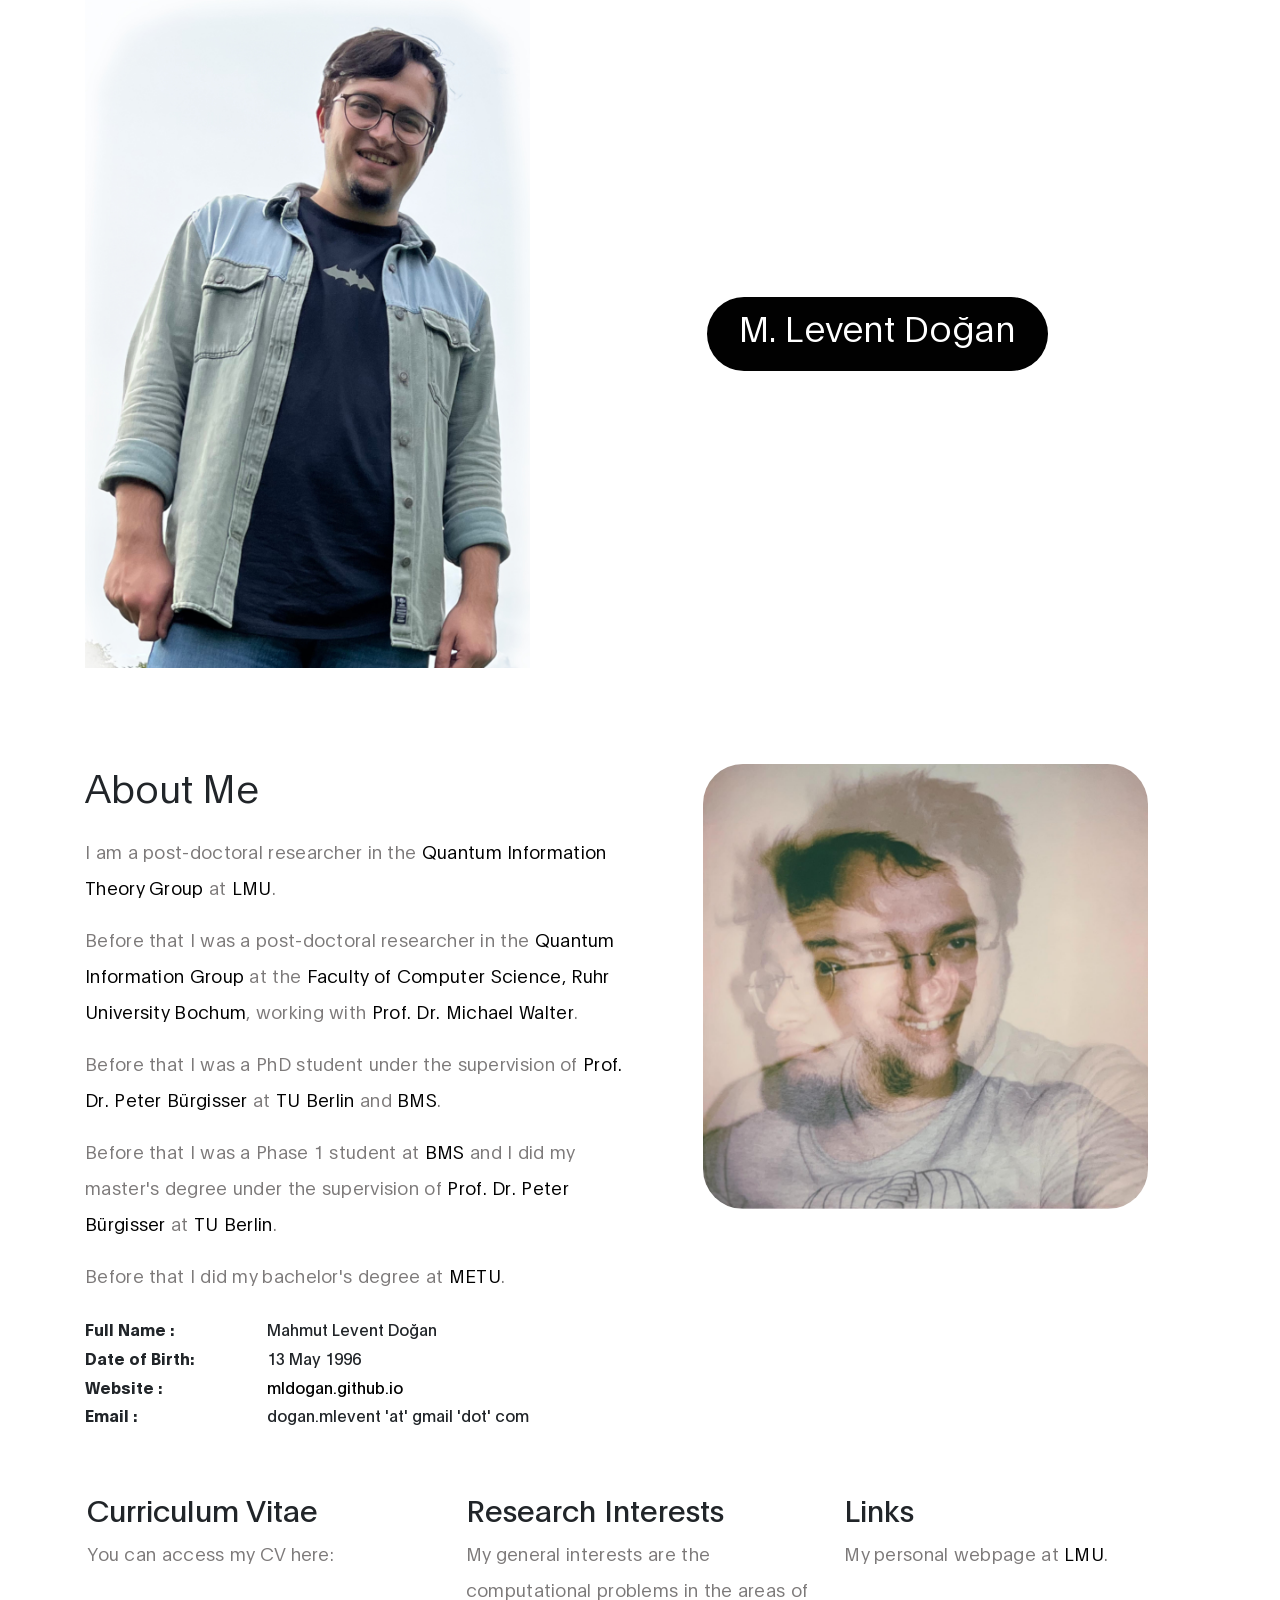
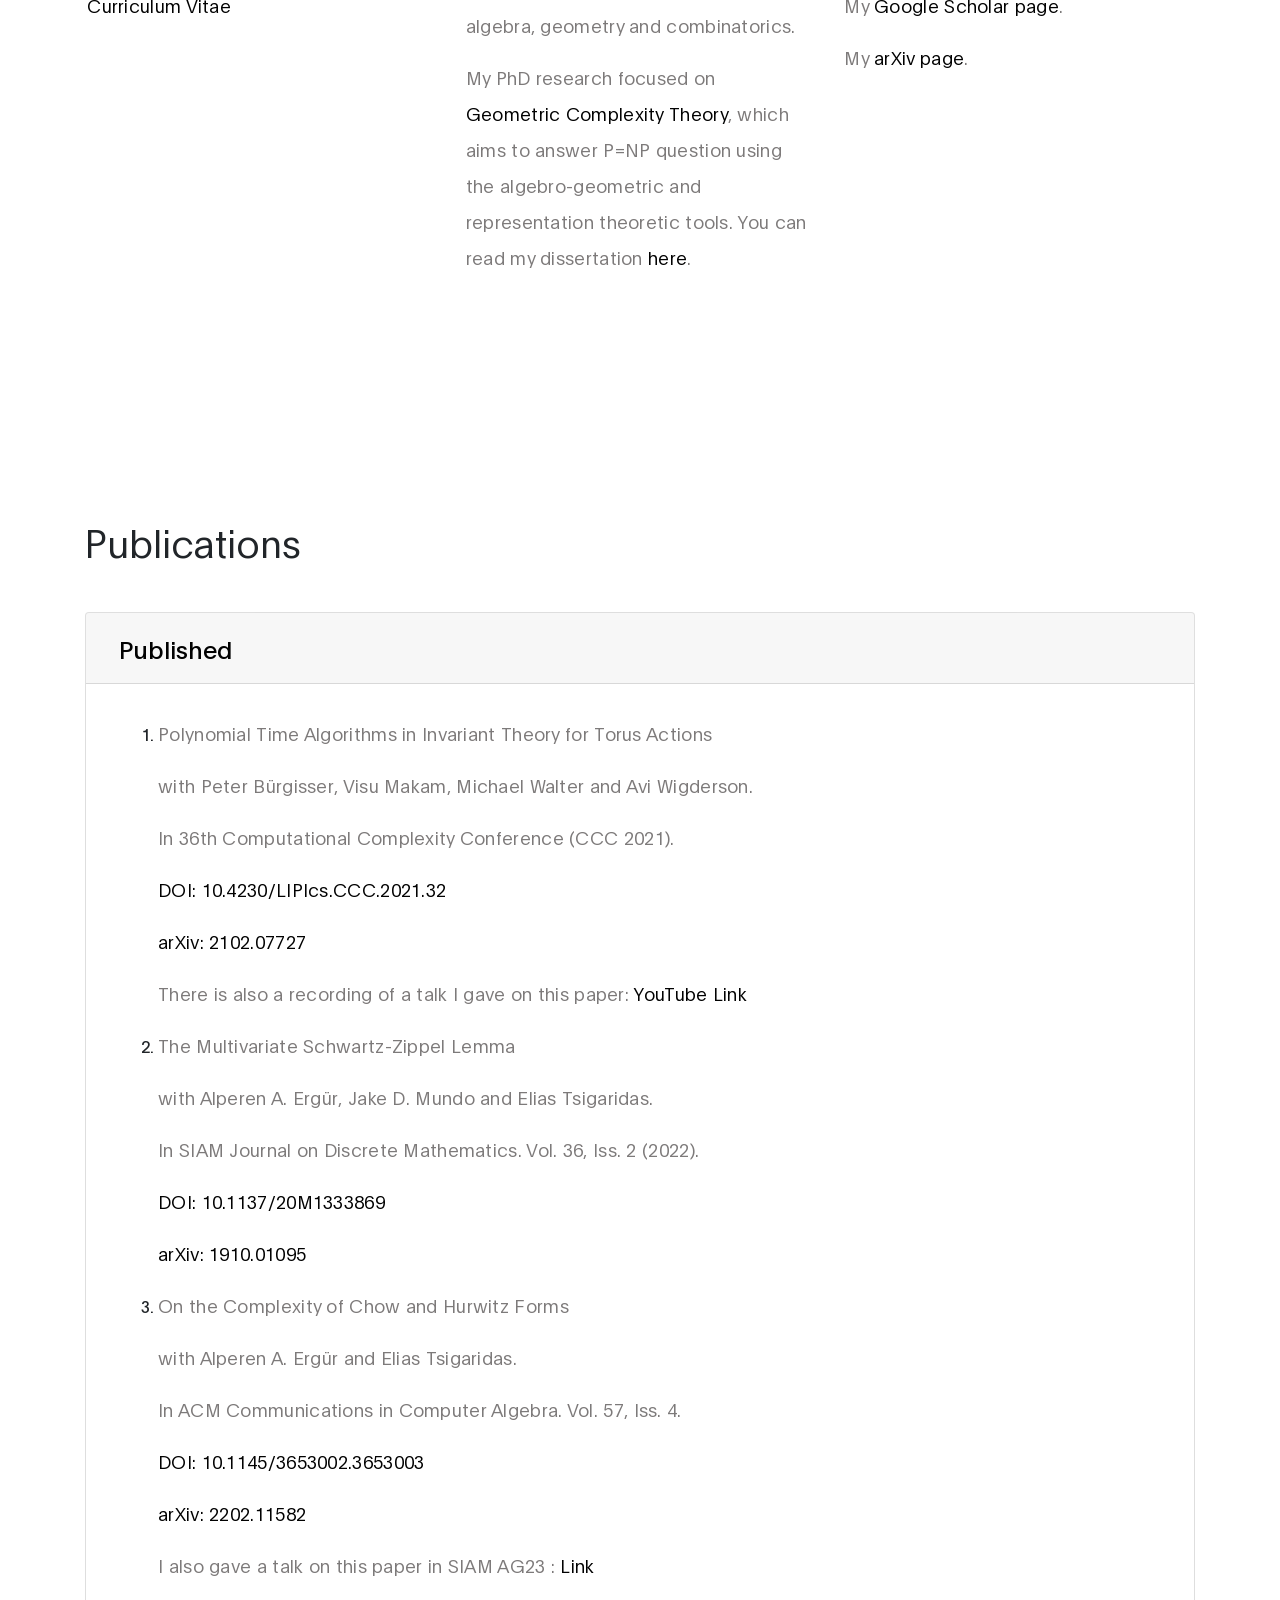
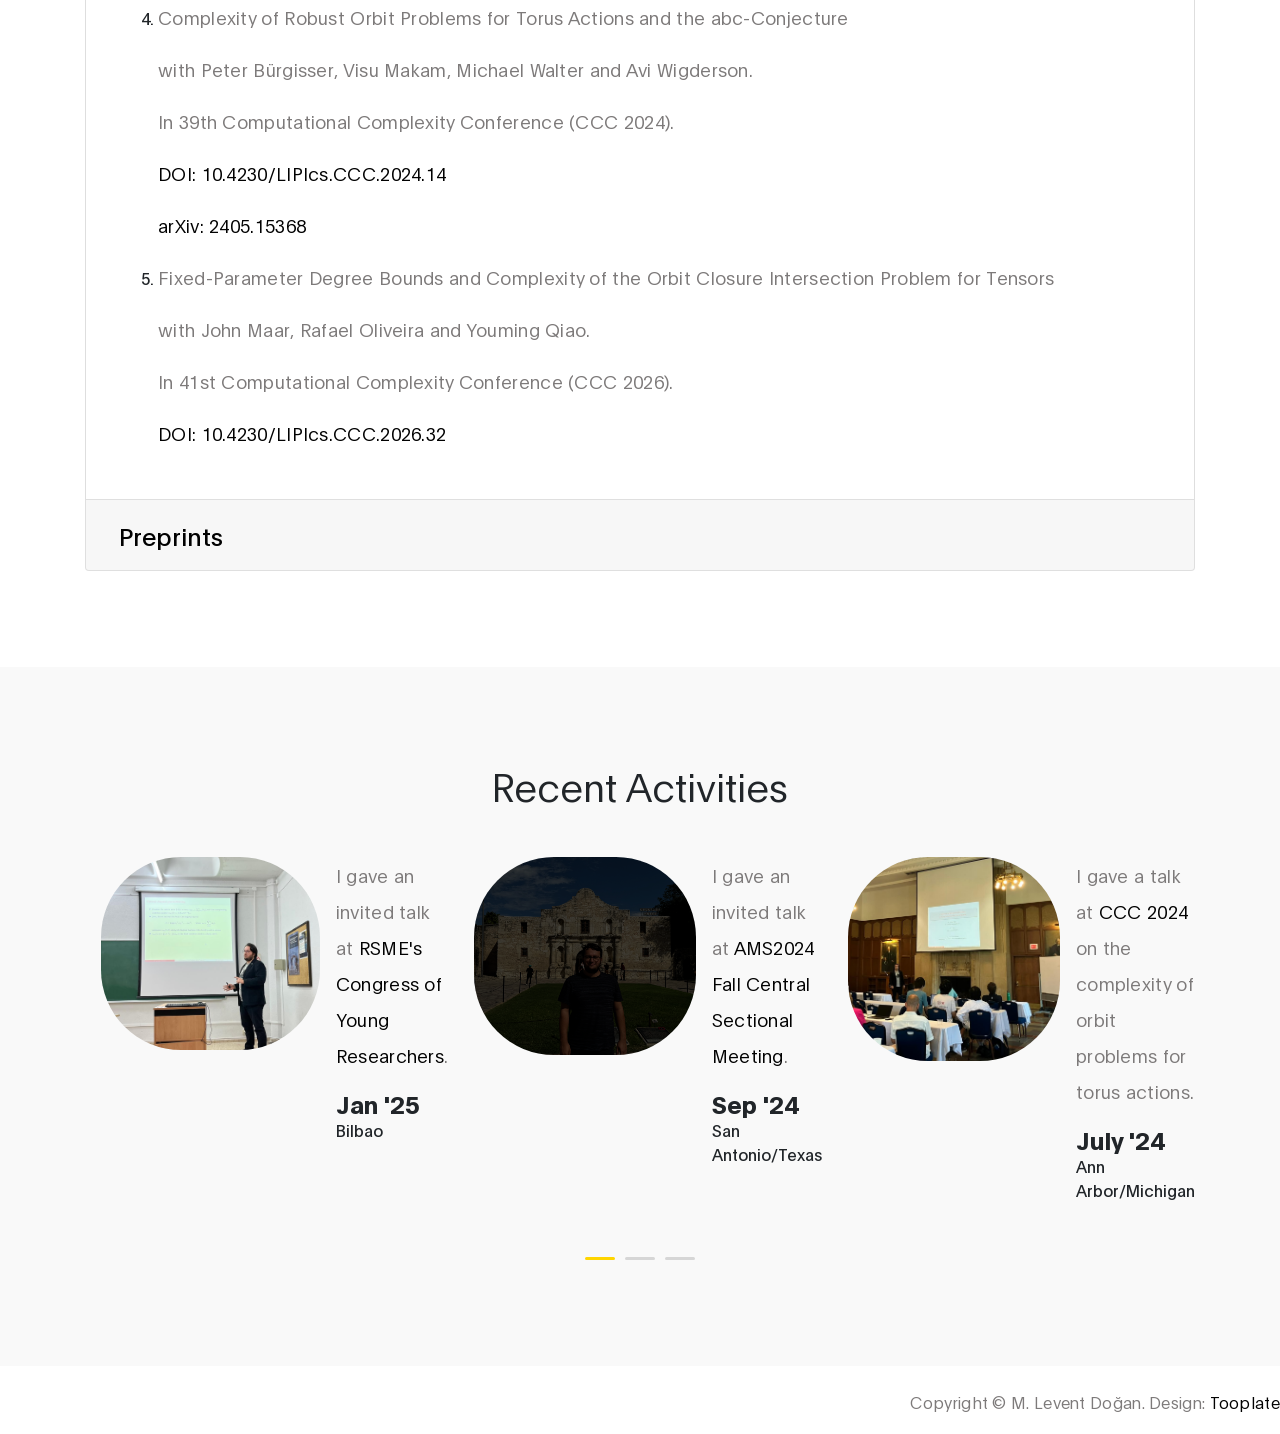
<file: index.html>
<!DOCTYPE html>
<html lang="en">
<head>

     <title>M. Levent Doğan's Personal Website</title>

     <meta charset="UTF-8">
     <meta http-equiv="X-UA-Compatible" content="IE=Edge">
     <meta name="description" content="">
     <meta name="keywords" content="">
     <meta name="author" content="Tooplate">
     <meta name="viewport" content="width=device-width, initial-scale=1, maximum-scale=1">

     <link rel="stylesheet" href="css/bootstrap.min.css">
     <link rel="stylesheet" href="css/all.min.css">
     <link rel="stylesheet" href="css/owl.carousel.min.css">
     <link rel="stylesheet" href="css/owl.theme.default.min.css">

     <!-- MAIN CSS -->
     <link rel="stylesheet" href="css/tooplate-ben-resume-style.css">
<!--
Tooplate 2120 Ben Resume
https://www.tooplate.com/view/2120-ben-resume
-->
</head>

<body data-spy="scroll" data-target="#navbarNav" data-offset="50">

    <!-- MENU BAR -->
    <nav class="navbar navbar-expand-lg">
        <div class="container">

            <a class="navbar-brand" href="#">
                M. Levent Doğan
            </a>

            <button class="navbar-toggler" type="button" data-toggle="collapse" data-target="#navbarNav" aria-controls="navbarNav" aria-expanded="false" aria-label="Toggle navigation">
                <span class="navbar-toggler-icon"></span>
            </button>

            <div class="collapse navbar-collapse" id="navbarNav">
                <ul class="navbar-nav mx-auto">
                    <li class="nav-item">
                        <a href="#intro" class="nav-link smoothScroll">Introduction</a>
                    </li>

                    <li class="nav-item">
                        <a href="#about" class="nav-link smoothScroll">About Me</a>
                    </li>

                    <li class="nav-item">
                        <a href="#publications" class="nav-link smoothScroll">Publications</a>
                    </li>

                    <li class="nav-item">
                        <a href="#activities" class="nav-link smoothScroll">Recent Activities</a>
                    </li>
                </ul>

                <div class="mt-lg-0 mt-3 mb-4 mb-lg-0">
                    <a href="cv.html" class="custom-btn btn">View CV</a>
                </div>
            </div>

        </div>
    </nav>


    <!-- HERO -->
    <section class="hero d-flex flex-column justify-content-center align-items-center" id="intro">

         <div class="container">
            <div class="row">

                  <div class="mx-auto col-lg-5 col-md-5 col-10">
                      <img src="images/main.jpg" class="img-fluid" alt="Ben Resume HTML Template">
                  </div>

                   <div class="d-flex flex-column justify-content-center align-items-center col-lg-7 col-md-7 col-12">
                        <div class="hero-text">

                            <h1 class="hero-title">M. Levent Doğan</h1>
                          
                        </div>
                    </div>

            </div>
        </div>
    </section>


    <section class="about section-padding" id="about">
        <div class="container">
            <div class="row">

                <div class="col-lg-6 col-md-6 col-12">
                    <h3 class="mb-4">About Me</h3>

                    <p>I am a post-doctoral researcher in the <a href="https://www.physik.lmu.de/qit/en/" title="lmu quantum information theory group" target="_blank">Quantum Information Theory Group</a> at <a href="https://www.lmu.de/en/" title="lmu website" target="_blank">LMU</a>.</p>

                    <p>Before that I was a post-doctoral researcher in the <a href="https://qi.rub.de" title="qirubweb" target="_blank">Quantum Information Group</a> at the <a href="https://informatik.rub.de/en/" title="rubinformatikweb" target="_blank">Faculty of Computer Science, Ruhr University Bochum</a>, working with <a href="https://qi.rub.de/walter" title="michaels website" target="_blank">Prof. Dr. Michael Walter</a>.</p>

                    <p>Before that I was a PhD student under the supervision of <a href="https://www.tu.berlin/act/team/prof-dr-peter-buergisser" title="peters website" target="_blank">Prof. Dr. Peter Bürgisser</a> at <a href="https://www.tu.berlin" title="tus website">TU Berlin</a> and <a href="https://www.math-berlin.de" title="bms link">BMS</a>.</p>

                    <p>Before that I was a Phase 1 student at <a href="https://www.math-berlin.de" title="bms link">BMS</a> and I did my master's degree under the supervision of <a href="https://www.tu.berlin/act/team/prof-dr-peter-buergisser" title="peters website" target="_blank">Prof. Dr. Peter Bürgisser</a> at <a href="https://www.tu.berlin" title="tus website">TU Berlin</a>.</p>

                    <p>Before that I did my bachelor's degree at <a href="https://www.metu.edu.tr" title="metus website">METU</a>.</p>

                    <ul class="mt-4 mb-5 mb-lg-0 profile-list list-unstyled">
                        <li><strong>Full Name :</strong> Mahmut Levent Doğan </li>

                        <li><strong>Date of Birth:</strong> 13 May 1996</li>

                        <li><strong>Website :</strong> <a href = "https://mldogan.github.io" title="personal website" >mldogan.github.io</a></li>

                        <li><strong>Email :</strong> dogan.mlevent 'at' gmail 'dot' com </li>
                    </ul>
                </div>

                <div class="col-lg-5 mx-auto col-md-6 col-12">
                    <img src="images/polaroid.png" class="about-image img-fluid">
                </div>

            </div>

            <br />            
            <div class="row about-third">
            	<div class="col-lg-4 col-md-4 col-12">
                <h5>Curriculum Vitae</h5>
                <p>You can access my CV here:</p>
                <p><a href="cv.html">Curriculum Vitae</a></p>
                </div>
                <div class="col-lg-4 col-md-4 col-12">
                <h5>Research Interests</h5>
                <p> My general interests are the computational problems in the areas of algebra, geometry and combinatorics. </p>
                <p> My PhD research focused on <a href="https://en.wikipedia.org/wiki/Geometric_complexity_theory" title="gct wiki">Geometric Complexity Theory</a>, which aims to answer P=NP question using the algebro-geometric and representation theoretic tools. You can read my dissertation <a href="https://depositonce.tu-berlin.de/items/40bee6b5-ad38-41e3-9942-31039b53a789" title="dissertation link">here</a>.</p>

                </div>
                <div class="col-lg-4 col-md-4 col-12">
                <h5>Links</h5>
                <p>My personal webpage at <a href="https://michaelwalter.info/dogan" title="lmu my website">LMU</a>.</p>
                <p>My <a href="https://scholar.google.com/citations?user=6Qv_Iq0AAAAJ&hl=en&oi=ao" title="scholar website">Google Scholar page</a>.</p>
                <p>My <a href="https://arxiv.org/search/cs?searchtype=author&query=Doğan,+M+L" title="arxiv website"> arXiv page</a>. </p>
                </div>
            </div>
        </div>
    </section>



    <section class="faq section-padding" id="publications">
        
        <div class="container">
            
            <div class="row">

                <div class="col-lg-12 col-12">

                    <h3 class="mb-5">Publications</h3>

                    <div class="accordion" id="accordionPubs">
                      <div class="card">
                        <div class="card-header" id="headingOne">
                          <h2 class="mb-0">
                            <button class="btn btn-link" type="button" data-toggle="collapse" data-target="#collapseOne" aria-expanded="true" aria-controls="collapseOne">
                              Published
                            </button>
                          </h2>
                        </div>

                        <div id="collapseOne" class="collapse show" aria-labelledby="headingOne" data-parent="#accordionPubs">
                          <div class="card-body">
                            <ol>
                                <li><p> Polynomial Time Algorithms in Invariant Theory for Torus Actions </p>
                                    <p> with Peter Bürgisser, Visu Makam, Michael Walter and Avi Wigderson.</p>
                                    <p> In 36th Computational Complexity Conference (CCC 2021).</p>
                                    <p> <a href="https://doi.org/10.4230/LIPIcs.CCC.2021.32" title = "torus doi">DOI: 10.4230/LIPIcs.CCC.2021.32</a>  </p>
                                    <p> <a href="https://arxiv.org/abs/2102.07727" title = "torus arxiv">arXiv: 2102.07727 </a> </p>
                                    <p> There is also a recording of a talk I gave on this paper: <a href="https://www.youtube.com/watch?v=ND-5YSQ77cw&list=PL21xYwc6iV0UqJQhZklsi8W4lhsRYoZuG&index=3&t=758s" title = "torus youtube">YouTube Link</a> </p>
                                </li>

                                <li><p>The Multivariate Schwartz-Zippel Lemma</p>
                                    <p>with Alperen A. Ergür, Jake D. Mundo and Elias Tsigaridas.</p>
                                    <p>In SIAM Journal on Discrete Mathematics. Vol. 36, Iss. 2 (2022).</p>
                                    <p> <a href="https://doi.org/10.1137/20M1333869" title = "schwartz-zippel doi">DOI: 10.1137/20M1333869</a> </p>
                                    <p> <a href="https://arxiv.org/abs/1910.01095" title = "schwartz-zippel arxiv">arXiv: 1910.01095</a> </p>
                                </li>

                                <li><p> On the Complexity of Chow and Hurwitz Forms </p>
                                    <p> with Alperen A. Ergür and Elias Tsigaridas.</p>
                                    <p> In ACM Communications in Computer Algebra. Vol. 57, Iss. 4.</p>
                                    <p> <a href="https://doi.org/10.1145/3653002.3653003" title = "chow doi"> DOI: 10.1145/3653002.3653003 </a> </p>
                                    <p> <a href="https://arxiv.org/abs/2202.11582" title = "chow arxiv">arXiv: 2202.11582</a> </p>
                                    <p> I also gave a talk on this paper in SIAM AG23 : <a href="https://videocollege.tue.nl/Mediasite/Channel/siam-2023-event/watch/2ef7c16d850c446087e428c9ce956eec1d" title = "chow recording">Link</a></p>
                                </li>

                                <li><p>Complexity of Robust Orbit Problems for Torus Actions and the abc-Conjecture</p>
                                    <p>with Peter Bürgisser, Visu Makam, Michael Walter and Avi Wigderson.</p>
                                    <p>In 39th Computational Complexity Conference (CCC 2024).</p>
                                    <p> <a href="https://doi.org/10.4230/LIPIcs.CCC.2024.14" title="abc doi">DOI: 10.4230/LIPIcs.CCC.2024.14</a> </p>
                                    <p> <a href="https://arxiv.org/abs/2405.15368" title = "abc arxiv">arXiv: 2405.15368</a> </p>
                                </li>

                                <li><p>Fixed-Parameter Degree Bounds and Complexity of the Orbit Closure Intersection Problem for Tensors</p>
                                    <p>with John Maar, Rafael Oliveira and Youming Qiao.</p>
                                    <p>In 41st Computational Complexity Conference (CCC 2026).</p>
                                    <p> <a href="https://doi.org/10.4230/LIPIcs.CCC.2026.32" title="orbit closure intersection doi">DOI: 10.4230/LIPIcs.CCC.2026.32</a> </p>
                                </li>

                            </ol>
                          </div>
                        </div>
                      </div>

                      <div class="card">
                        <div class="card-header" id="headingTwo">
                          <h2 class="mb-0">
                            <button class="btn btn-link collapsed" type="button" data-toggle="collapse" data-target="#collapseTwo" aria-expanded="false" aria-controls="collapseTwo">
                              Preprints
                            </button>
                          </h2>
                        </div>
                        <div id="collapseTwo" class="collapse" aria-labelledby="headingTwo" data-parent="#accordionPubs">
                          <div class="card-body">

                            <ol>
                                <li><p> Tensor value and the 9/4 bound for matrix multiplication </p>
                                    <p> with Vladimir Lysikov, Keiya Sakabe and Michael Walter </p>
                                    <p> <a href="https://arxiv.org/abs/2611.09716" title = "omega arxiv">arXiv: 2611.09716 </a> </p>
                                </li>

                                <li><p> Convex optimization on moment polytopes: Hadamard mirror descent and efficient algorithms for quantum functionals and other tensor parameters </p>
                                    <p> with Keiya Sakabe and Michael Walter.</p>
                                    <p> <a href="https://arxiv.org/abs/2609.06633" title = "hadamard arxiv">arXiv: 2609.06633 </a> </p>
                                </li>

                                <li><p> Resultant multiplicity via projective degrees and applications to tensor eigenvalues </p>
                                    <p> with Elias Tsigaridas and Zafeirakis Zafeirakopoulos.</p>
                                    <p> <a href="https://arxiv.org/abs/2609.01268" title = "resultant multiplicity arxiv">arXiv: 2609.01268 </a> </p>
                                </li>

                                <li><p> Small Resultant Systems via Linear Combinations </p>
                                    <p> with Elias Tsigaridas and Zafeirakis Zafeirakopoulos.</p>
                                    <p> <a href="https://arxiv.org/abs/2607.29308" title = "resultant systems arxiv">arXiv: 2607.29308 </a> </p>
                                </li>

                                <li><p> Strassen's Support Functionals Coincide with the Quantum Functionals </p>
                                    <p> with Keiya Sakabe and Michael Walter.</p>
                                    <p> To be published in the proceedings of FOCS 2026.</p>
                                    <p> <a href="https://arxiv.org/abs/2601.21553" title = "support functionals arxiv">arXiv: 2601.21553 </a> </p>
                                </li>

                                <li><p> Optimal Preconditioning is a Geodesically Convex Optimization Problem </p>
                                    <p> with Alperen Ergür and Elias Tsigaridas.</p>
                                    <p> <a href="https://arxiv.org/abs/2512.06618" title = "preconditioning arxiv">arXiv: 2512.06618 </a> </p>
                                </li>

                                <li><p> Deterministic Approximation Algorithms for Volumes of Spectrahedra </p>
                                    <p> with Jonathan Leake and Mohan Ravichandran.</p>
                                    <p> <a href="https://arxiv.org/abs/2211.12541" title = "spectra arxiv">arXiv: 2211.12541 </a> </p>
                                </li>

                            </ol>

                          </div>
                        </div>
                      </div>

                    <!--
                    <span class="faq-info-text">Please send us a message if you have anything to say. Send an email message to <strong>contact (at) tooplate (dot) com</strong></span>
                    -->
                   
                    </div>
                    

             </div><!-- col -->
            </div><!-- row -->
        </div><!-- container -->
    </section>




    <!-- TESTIMONIAL -->
     <section class="testimonials section-padding" id="activities">
          <div class="container">
               <div class="row">

                    <div class="col-12">
                        <h3 class="mb-5 text-center">Recent Activities</h3>

                        <div class="owl-carousel owl-theme" id="testimonials-carousel">
                            <div class="item">
                                <div class="testimonials-thumb d-flex">
                                    <div class="testimonials-image">
                                        <img src="images/activities/rsme.jpg" class="img-fluid" alt="testimonials image">
                                    </div>

                                    <div class="testimonials-info">
                                        <p>I gave an invited talk at <a href="https://jovenes2025.rsme.es/index_en.html" title="rsme-web">RSME's Congress of Young Researchers</a>.</p>

                                        <h6 class="mb-0">Jan '25</h6>
                                        <span>Bilbao</span>
                                    </div>
                                </div>
                            </div>

                            <div class="item">
                                <div class="testimonials-thumb d-flex">
                                    <div class="testimonials-image">
                                        <img src="images/activities/ams-section.jpg" class="img-fluid" alt="testimonials image">
                                    </div>

                                    <div class="testimonials-info">
                                        <p>I gave an invited talk at <a href="https://www.ams.org/meetings/sectional/2319_program.html" title="ams-sectional web"> AMS2024 Fall Central Sectional Meeting</a>.</p>

                                        <h6 class="mb-0">Sep '24</h6>
                                        <span>San Antonio/Texas</span>
                                    </div>
                                </div>
                            </div>


                            <div class="item">
                                <div class="testimonials-thumb d-flex">
                                    <div class="testimonials-image">
                                        <img src="images/activities/ccc-2024.jpg" class="img-fluid" alt="testimonials image">
                                    </div>

                                    <div class="testimonials-info">
                                        <p>I gave a talk at <a href="https://computationalcomplexity.org/Archive/2024/program.php" title="ccc 2024 web"> CCC 2024</a> on the complexity of orbit problems for torus actions.</p>

                                        <h6 class="mb-0">July '24</h6>
                                        <span>Ann Arbor/Michigan</span>
                                    </div>
                                </div>
                            </div>








                            <div class="item">
                                <div class="testimonials-thumb d-flex">
                                    <div class="testimonials-image">
                                        <img src="images/activities/bochum.jpg" class="img-fluid" alt="testimonials image">
                                    </div>

                                    <div class="testimonials-info">
                                        <p>I am visiting <a href="https://qi.rub.de/walter" title="michaels website"> Prof. Dr. Michael Walter</a>'s group at Ruhr University Bochum.</p>

                                        <h6 class="mb-0">Nov '23</h6>
                                        <span>Bochum</span>
                                    </div>
                                </div>
                            </div>

                            <div class="item">
                                <div class="testimonials-thumb d-flex">
                                    <div class="testimonials-image">
                                        <img src="images/activities/eindhoven.jpg" class="img-fluid" alt="testimonials image">
                                    </div>

                                    <div class="testimonials-info">
                                        <p> I gave an invited talk at <a href="https://www.siam.org/conferences/cm/conference/ag23" title="siamag23 link">SIAM Conference on Applied Algebraic Geometry 2023</a> in the minisymposium on <i>Efficient Symbolic and Numerical Algorithms for Polynomial Systems</i>. </p>

                                        <h6 class="mb-0">July '23</h6>
                                        <span>Eindhoven</span>
                                    </div>
                                </div>
                            </div>

                            <div class="item">
                                <div class="testimonials-thumb d-flex">
                                    <div class="testimonials-image">
                                        <img src="images/activities/focm.jpg" class="img-fluid" alt="testimonials image">
                                    </div>

                                    <div class="testimonials-info">
                                        <p>I participated in <a href="https://focm2023.pages.math.cnrs.fr" title="focm link">Foundations of Computational Mathematics</a> conference.</p>

                                        <h6 class="mb-0">June '23</h6>
                                        <span>Paris</span>
                                    </div>
                                </div>
                            </div>

                            <div class="item">
                                <div class="testimonials-thumb d-flex">
                                    <div class="testimonials-image">
                                        <img src="images/activities/ilas.jpg" class="img-fluid" alt="testimonials image">
                                    </div>

                                    <div class="testimonials-info">
                                        <p>I gave an invited talk at <a href="https://ilas2023.es" title="ilas link">25th Conference of the International Linear Algebra Society</a> in the minisymposium <i>Semidefinite matrices: geometry and optimization</i>. </p>

                                        <h6 class="mb-0">June '23</h6>
                                        <span>Madrid</span>
                                    </div>
                                </div>
                            </div>
                        </div>

                    </div>

               </div>
          </div>
     </section>

     <!--
     <section class="contact section-padding pt-0" id="contact">
      <div class="container">
        <div class="row">

          <div class="col-lg-6 col-md-6 col-12">
            <form action="#" method="get" class="contact-form webform"  role="form">
                
                <div class="form-group d-flex flex-column-reverse">
                    <input type="text" class="form-control" name="cf-name" id="cf-name" placeholder="Your Name">

                    <label for="cf-name" class="webform-label">Full Name</label>
                </div>

                <div class="form-group d-flex flex-column-reverse">
                    <input type="email" class="form-control" name="cf-email" id="cf-email" placeholder="Your Email">

                    <label for="cf-email" class="webform-label">Your Email</label>
                </div>

                <div class="form-group d-flex flex-column-reverse">
                    <textarea class="form-control" rows="5" name="cf-message" id="cf-message" placeholder="Your Message"></textarea>

                    <label for="cf-message" class="webform-label">Message</label>
                </div>

                <button type="submit" class="form-control" id="submit-button" name="submit">Send</button>
            </form>
          </div>

            <div class="mx-auto col-lg-4 col-md-6 col-12">
                <h3 class="my-4 pt-4 pt-lg-0">Say hello</h3>

                <p class="mb-1">010-020-0340</p>

                <p>
                    <a href="#">
                        hello@company.co
                    <i class="fas fa-arrow-right custom-icon"></i>
                    </a>
                </p>

                <ul class="social-links mt-2">
                    <li><a href="https://fb.com/tooplate" rel="noopener" class="fab fa-facebook"></a></li>
                    <li><a href="#" rel="noopener" class="fab fa-twitter"></a></li>
                    <li><a href="#" rel="noopener" class="fab fa-instagram"></a></li>
                    <li><a href="#" rel="noopener" class="fab fa-linkedin"></a></li>
                    <li><a href="#" rel="noopener" class="fab fa-youtube"></a></li>
                </ul>
                
              <p class="copyright-text mt-5 pt-3">Copyright &copy; M. Levent Doğan.</p>
                
                <p>Design: <a href="https://www.tooplate.com" title="free HTML templates" target="_blank">Tooplate</a></p>
            </div>

        </div>
      </div>
    </section>
    -->
    <div style="text-align: right;">
        <p class="copyright-text mt-1 pt-3">Copyright &copy; M. Levent Doğan. Design: <a href="https://www.tooplate.com" title="free HTML templates" target="_blank">Tooplate</a></p>
    </div>
     <!-- SCRIPTS -->
     <script src="js/jquery.min.js"></script>
     <script src="js/bootstrap.min.js"></script>
     <script src="js/smoothscroll.js"></script>
     <script src="js/owl.carousel.min.js"></script>
     <script src="js/custom.js"></script>

</body>
</html>
</file>
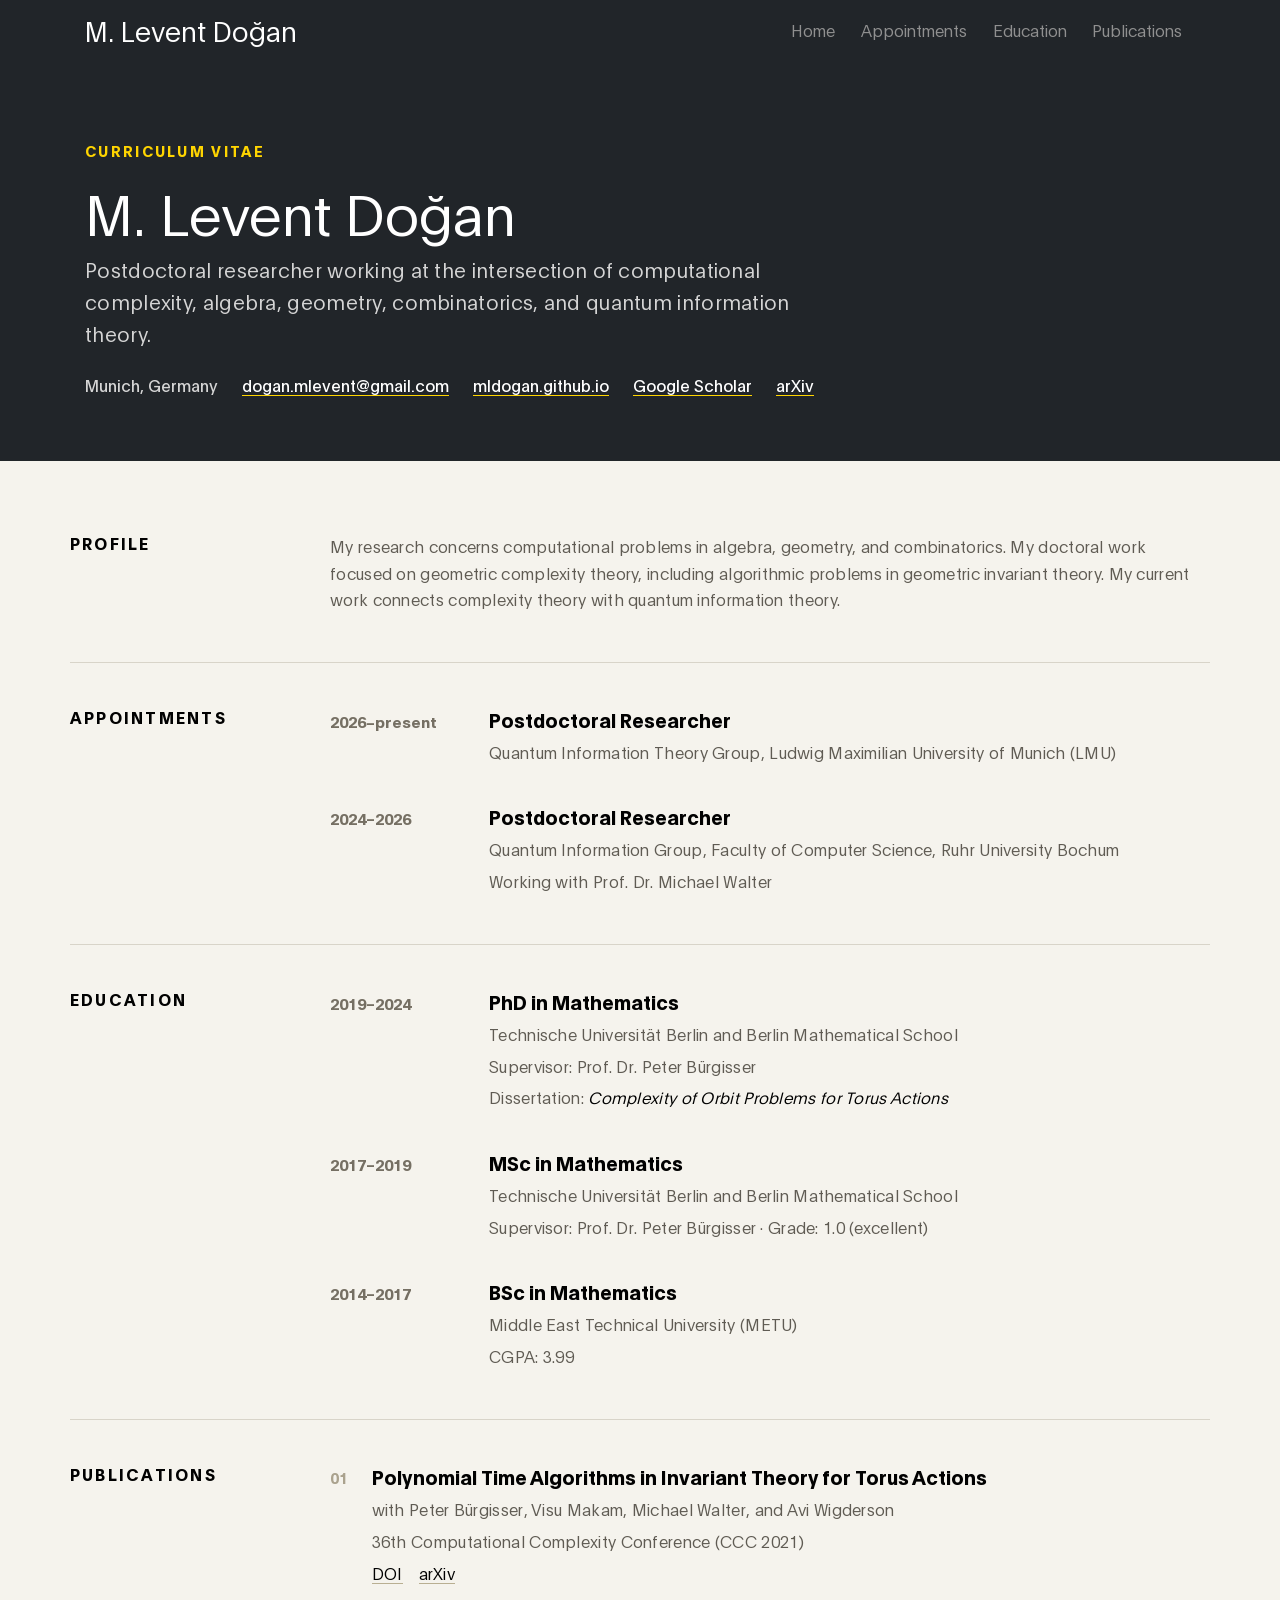
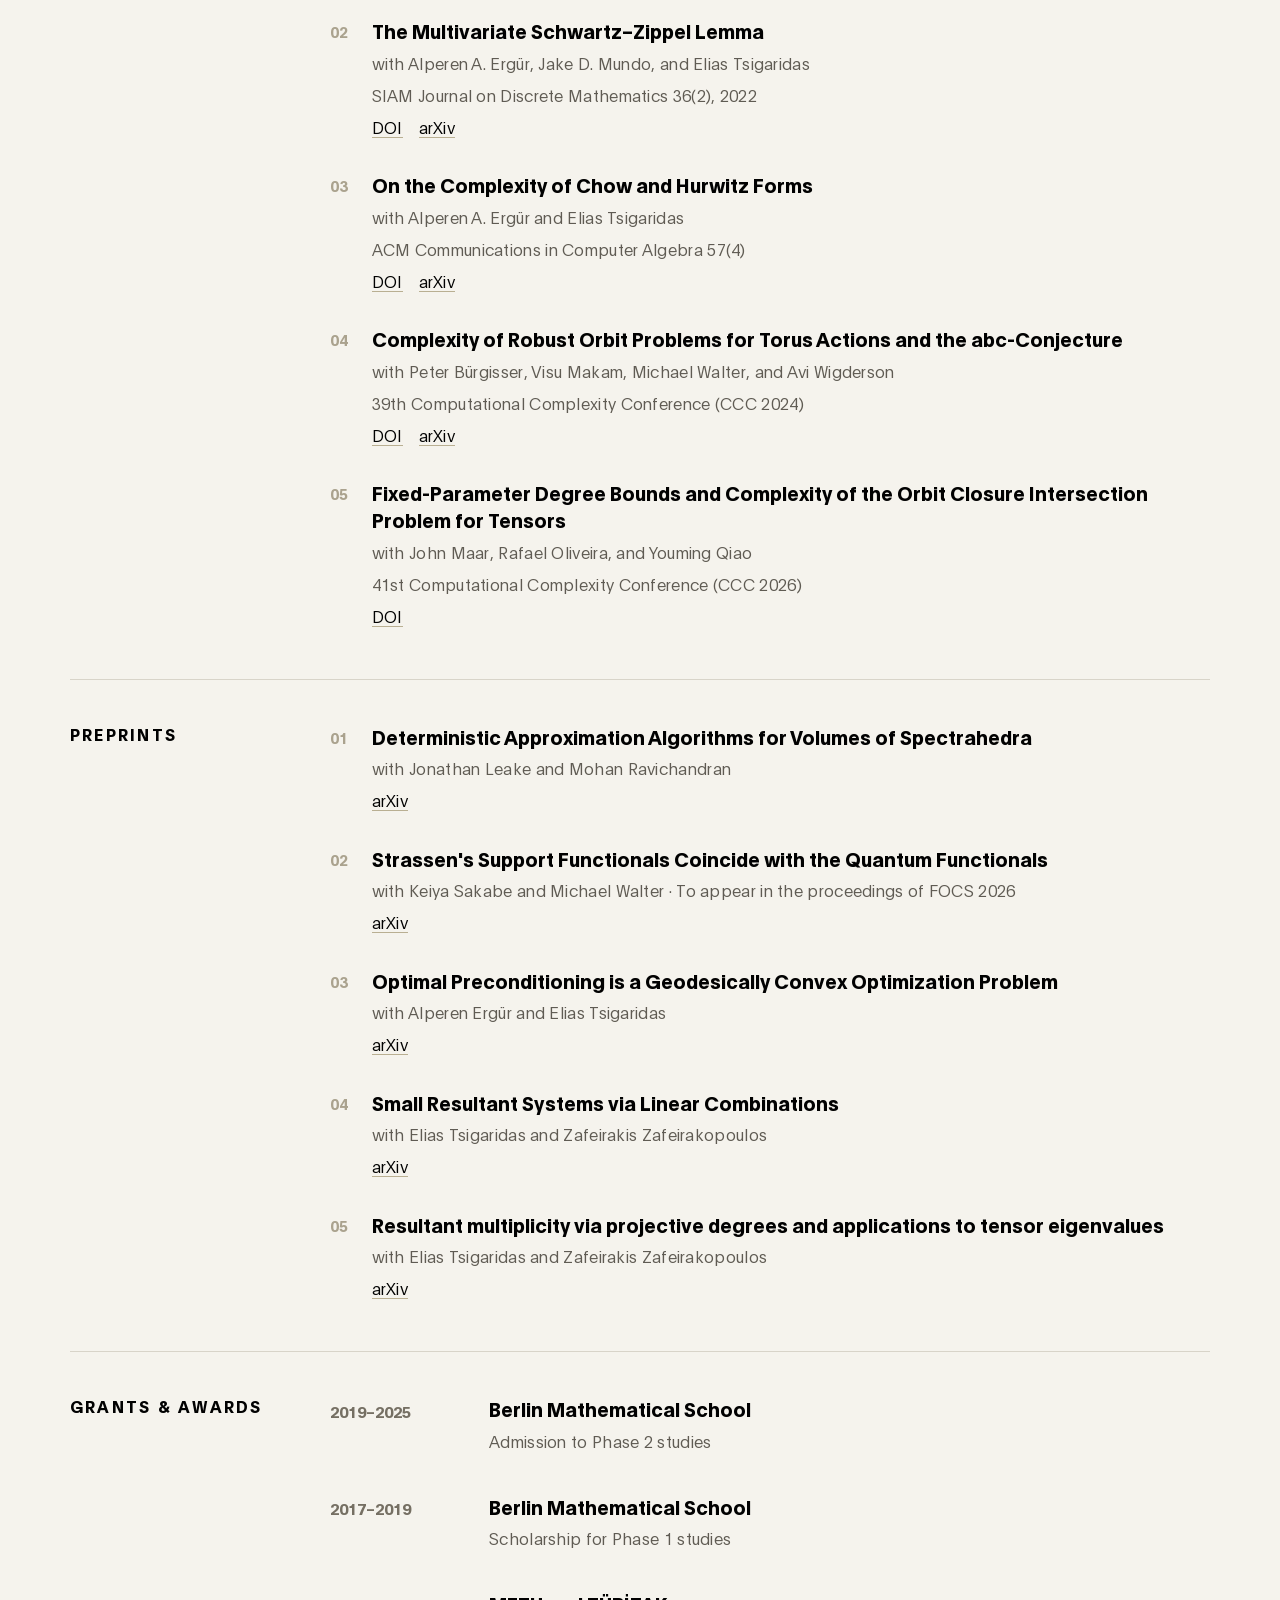
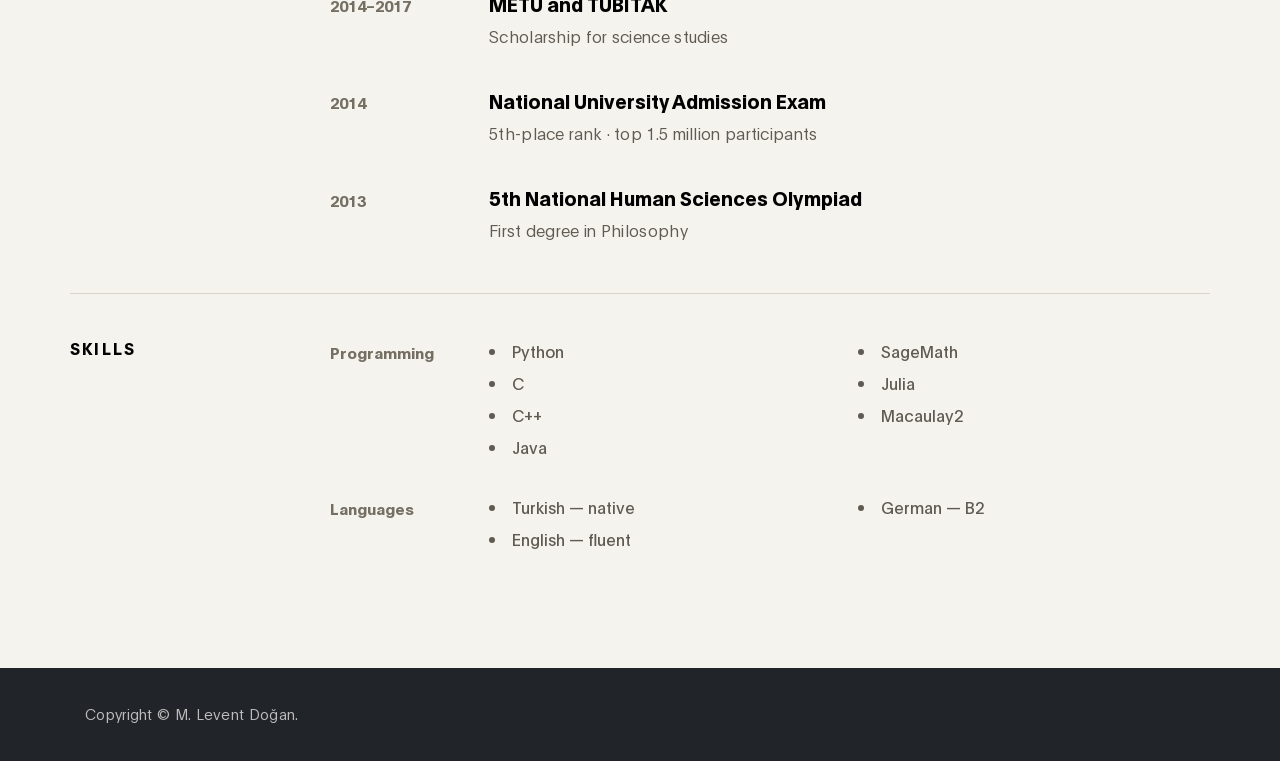
<file: cv.html>
<!DOCTYPE html>
<html lang="en">
<head>
    <title>Curriculum Vitae | M. Levent Doğan</title>
    <meta charset="UTF-8">
    <meta http-equiv="X-UA-Compatible" content="IE=Edge">
    <meta name="description" content="Curriculum vitae of mathematician and researcher M. Levent Doğan.">
    <meta name="author" content="M. Levent Doğan">
    <meta name="viewport" content="width=device-width, initial-scale=1, maximum-scale=1">
    <link rel="stylesheet" href="css/bootstrap.min.css">
    <link rel="stylesheet" href="css/all.min.css">
    <link rel="stylesheet" href="css/tooplate-ben-resume-style.css">
    <link rel="stylesheet" href="css/cv.css">
</head>
<body class="cv-page">
    <nav class="navbar navbar-expand-lg cv-nav">
        <div class="container">
            <a class="navbar-brand" href="index.html">M. Levent Doğan</a>
            <button class="navbar-toggler" type="button" data-toggle="collapse" data-target="#cvNavbar" aria-controls="cvNavbar" aria-expanded="false" aria-label="Toggle navigation">
                <span class="navbar-toggler-icon"></span>
            </button>
            <div class="collapse navbar-collapse" id="cvNavbar">
                <ul class="navbar-nav ml-auto">
                    <li class="nav-item"><a class="nav-link" href="index.html">Home</a></li>
                    <li class="nav-item"><a class="nav-link" href="#appointments">Appointments</a></li>
                    <li class="nav-item"><a class="nav-link" href="#education">Education</a></li>
                    <li class="nav-item"><a class="nav-link" href="#publications">Publications</a></li>
                </ul>
            </div>
        </div>
    </nav>

    <header class="cv-header">
        <div class="container">
            <div class="cv-kicker">Curriculum Vitae</div>
            <h1>M. Levent Doğan</h1>
            <p class="lead">Postdoctoral researcher working at the intersection of computational complexity, algebra, geometry, combinatorics, and quantum information theory.</p>
            <ul class="cv-contact">
                <li>Munich, Germany</li>
                <li><a href="mailto:dogan.mlevent@gmail.com">dogan.mlevent@gmail.com</a></li>
                <li><a href="https://mldogan.github.io">mldogan.github.io</a></li>
                <li><a href="https://scholar.google.com/citations?user=6Qv_Iq0AAAAJ&amp;hl=en&amp;oi=ao">Google Scholar</a></li>
                <li><a href="https://arxiv.org/search/cs?searchtype=author&amp;query=Doğan,+M+L">arXiv</a></li>
            </ul>
        </div>
    </header>

    <main class="cv-main container">
        <section class="cv-section" id="profile">
            <h2>Profile</h2>
            <div class="cv-copy">
                <p>My research concerns computational problems in algebra, geometry, and combinatorics. My doctoral work focused on geometric complexity theory, including algorithmic problems in geometric invariant theory. My current work connects complexity theory with quantum information theory.</p>
            </div>
        </section>

        <section class="cv-section" id="appointments">
            <h2>Appointments</h2>
            <div>
                <article class="cv-entry">
                    <div class="cv-date">2026–present</div>
                    <div><h3>Postdoctoral Researcher</h3><p>Quantum Information Theory Group, Ludwig Maximilian University of Munich (LMU)</p></div>
                </article>
                <article class="cv-entry">
                    <div class="cv-date">2024–2026</div>
                    <div><h3>Postdoctoral Researcher</h3><p>Quantum Information Group, Faculty of Computer Science, Ruhr University Bochum</p><p>Working with Prof. Dr. Michael Walter</p></div>
                </article>
            </div>
        </section>

        <section class="cv-section" id="education">
            <h2>Education</h2>
            <div>
                <article class="cv-entry">
                    <div class="cv-date">2019–2024</div>
                    <div><h3>PhD in Mathematics</h3><p>Technische Universität Berlin and Berlin Mathematical School</p><p>Supervisor: Prof. Dr. Peter Bürgisser</p><p>Dissertation: <a href="https://depositonce.tu-berlin.de/items/40bee6b5-ad38-41e3-9942-31039b53a789"><em>Complexity of Orbit Problems for Torus Actions</em></a></p></div>
                </article>
                <article class="cv-entry">
                    <div class="cv-date">2017–2019</div>
                    <div><h3>MSc in Mathematics</h3><p>Technische Universität Berlin and Berlin Mathematical School</p><p>Supervisor: Prof. Dr. Peter Bürgisser · Grade: 1.0 (excellent)</p></div>
                </article>
                <article class="cv-entry">
                    <div class="cv-date">2014–2017</div>
                    <div><h3>BSc in Mathematics</h3><p>Middle East Technical University (METU)</p><p>CGPA: 3.99</p></div>
                </article>
            </div>
        </section>

        <section class="cv-section" id="publications">
            <h2>Publications</h2>
            <div>
                <article class="cv-publication"><span class="cv-publication-number">01</span><h3>Polynomial Time Algorithms in Invariant Theory for Torus Actions</h3><p>with Peter Bürgisser, Visu Makam, Michael Walter, and Avi Wigderson</p><p>36th Computational Complexity Conference (CCC 2021)</p><p class="cv-links"><a href="https://doi.org/10.4230/LIPIcs.CCC.2021.32">DOI</a><a href="https://arxiv.org/abs/2102.07727">arXiv</a></p></article>
                <article class="cv-publication"><span class="cv-publication-number">02</span><h3>The Multivariate Schwartz–Zippel Lemma</h3><p>with Alperen A. Ergür, Jake D. Mundo, and Elias Tsigaridas</p><p>SIAM Journal on Discrete Mathematics 36(2), 2022</p><p class="cv-links"><a href="https://doi.org/10.1137/20M1333869">DOI</a><a href="https://arxiv.org/abs/1910.01095">arXiv</a></p></article>
                <article class="cv-publication"><span class="cv-publication-number">03</span><h3>On the Complexity of Chow and Hurwitz Forms</h3><p>with Alperen A. Ergür and Elias Tsigaridas</p><p>ACM Communications in Computer Algebra 57(4)</p><p class="cv-links"><a href="https://doi.org/10.1145/3653002.3653003">DOI</a><a href="https://arxiv.org/abs/2202.11582">arXiv</a></p></article>
                <article class="cv-publication"><span class="cv-publication-number">04</span><h3>Complexity of Robust Orbit Problems for Torus Actions and the abc-Conjecture</h3><p>with Peter Bürgisser, Visu Makam, Michael Walter, and Avi Wigderson</p><p>39th Computational Complexity Conference (CCC 2024)</p><p class="cv-links"><a href="https://doi.org/10.4230/LIPIcs.CCC.2024.14">DOI</a><a href="https://arxiv.org/abs/2405.15368">arXiv</a></p></article>
                <article class="cv-publication"><span class="cv-publication-number">05</span><h3>Fixed-Parameter Degree Bounds and Complexity of the Orbit Closure Intersection Problem for Tensors</h3><p>with John Maar, Rafael Oliveira, and Youming Qiao</p><p>41st Computational Complexity Conference (CCC 2026)</p><p class="cv-links"><a href="https://doi.org/10.4230/LIPIcs.CCC.2026.32">DOI</a></p></article>
            </div>
        </section>

        <section class="cv-section" id="preprints">
            <h2>Preprints</h2>
            <div>
                <article class="cv-publication"><span class="cv-publication-number">01</span><h3>Deterministic Approximation Algorithms for Volumes of Spectrahedra</h3><p>with Jonathan Leake and Mohan Ravichandran</p><p class="cv-links"><a href="https://arxiv.org/abs/2211.12541">arXiv</a></p></article>
                <article class="cv-publication"><span class="cv-publication-number">02</span><h3>Strassen's Support Functionals Coincide with the Quantum Functionals</h3><p>with Keiya Sakabe and Michael Walter · To appear in the proceedings of FOCS 2026</p><p class="cv-links"><a href="https://arxiv.org/abs/2601.21553">arXiv</a></p></article>
                <article class="cv-publication"><span class="cv-publication-number">03</span><h3>Optimal Preconditioning is a Geodesically Convex Optimization Problem</h3><p>with Alperen Ergür and Elias Tsigaridas</p><p class="cv-links"><a href="https://arxiv.org/abs/2512.06618">arXiv</a></p></article>
                <article class="cv-publication"><span class="cv-publication-number">04</span><h3>Small Resultant Systems via Linear Combinations</h3><p>with Elias Tsigaridas and Zafeirakis Zafeirakopoulos</p><p class="cv-links"><a href="https://arxiv.org/abs/2607.29308">arXiv</a></p></article>
                <article class="cv-publication"><span class="cv-publication-number">05</span><h3>Resultant multiplicity via projective degrees and applications to tensor eigenvalues</h3><p>with Elias Tsigaridas and Zafeirakis Zafeirakopoulos</p><p class="cv-links"><a href="https://arxiv.org/abs/2609.01268">arXiv</a></p></article>
            </div>
        </section>

        <section class="cv-section" id="awards">
            <h2>Grants &amp; Awards</h2>
            <div>
                <article class="cv-entry"><div class="cv-date">2019–2025</div><div><h3>Berlin Mathematical School</h3><p>Admission to Phase 2 studies</p></div></article>
                <article class="cv-entry"><div class="cv-date">2017–2019</div><div><h3>Berlin Mathematical School</h3><p>Scholarship for Phase 1 studies</p></div></article>
                <article class="cv-entry"><div class="cv-date">2014–2017</div><div><h3>METU and TÜBİTAK</h3><p>Scholarship for science studies</p></div></article>
                <article class="cv-entry"><div class="cv-date">2014</div><div><h3>National University Admission Exam</h3><p>5th-place rank · top 1.5 million participants</p></div></article>
                <article class="cv-entry"><div class="cv-date">2013</div><div><h3>5th National Human Sciences Olympiad</h3><p>First degree in Philosophy</p></div></article>
            </div>
        </section>

        <section class="cv-section" id="skills">
            <h2>Skills</h2>
            <div>
                <article class="cv-entry"><div class="cv-date">Programming</div><ul class="cv-list"><li>Python</li><li>C</li><li>C++</li><li>Java</li><li>SageMath</li><li>Julia</li><li>Macaulay2</li></ul></article>
                <article class="cv-entry"><div class="cv-date">Languages</div><ul class="cv-list"><li>Turkish — native</li><li>English — fluent</li><li>German — B2</li></ul></article>
            </div>
        </section>
    </main>

    <footer class="cv-footer"><div class="container"><p>Copyright &copy; M. Levent Doğan.</p></div></footer>
    <script src="js/jquery.min.js"></script>
    <script src="js/bootstrap.min.js"></script>
</body>
</html>
</file>
<file: css/tooplate-ben-resume-style.css>
/*

Tooplate 2120 Ben Resume

https://www.tooplate.com/view/2120-ben-resume

*/

  @font-face {
      font-family: 'Plain';
      src: url('../localfonts/Plain-Regular.woff2') format('woff2'),
          url('../localfonts/Plain-Regular.woff') format('woff');
      font-weight: normal;
      font-style: normal;
  }

  @font-face {
      font-family: 'Plain';
      src: url('../localfonts/Plain-Light.woff2') format('woff2'),
          url('../localfonts/Plain-Light.woff') format('woff');
      font-weight: 300;
      font-style: normal;
  }

  @font-face {
      font-family: 'Plain';
      src: url('../localfonts/Plain-Bold.woff2') format('woff2'),
          url('../localfonts/Plain-Bold.woff') format('woff');
      font-weight: bold;
      font-style: normal;
  }

  :root {
    --primary-color:        #ffd500;
    --white-color:          #ffffff;
    --dark-color:           #010101;
    --menu-bg-color:        #212529;

    --gray-color:           #909090;
    --p-color:              #7d7a7a;

    --base-font-family:     "Plain", -apple-system,BlinkMacSystemFont,"Segoe UI",Roboto,"Helvetica Neue",Arial,"Noto Sans",sans-serif,"Apple Color Emoji","Segoe UI Emoji","Segoe UI Symbol","Noto Color Emoji";
    --font-weight-bold:     600;
    --font-weight-normal:   400;
    --font-weight-light:    300;

    --h1-font-size:         56px;
    --h2-font-size:         48px;
    --h3-font-size:         38px;
    --h4-font-size:         34px;
    --h5-font-size:         30px;
    --h6-font-size:         24px;
    --p-font-size:          18px;
    --base-font-size:       16px;
    --button-font-size:     20px;

    --border-radius-large:  100%;
    --border-radius-medium: 80px;
    --border-radius-small:  40px;
  }


  body {
    font-family: var(--base-font-family);
  }


  /*---------------------------------------
     TYPOGRAPHY              
  -----------------------------------------*/

  h1 {
    font-size: var(--h1-font-size);
  }

  h1,
  h3 {
    font-weight: var(--font-weight-light);
  }

  h2 {
    font-size: var(--h2-font-size);
  }

  h3 {
    font-size: var(--h3-font-size);
  }

  h4 {
    font-size: var(--h4-font-size);
  }

  h5 {
    font-size: var(--h5-font-size);
  }

  h6 {
    font-weight: var(--font-weight-bold);
    font-size: var(--h6-font-size);
  }

  p {
    color: var(--p-color);
    font-size: var(--p-font-size);
    font-weight: var(--font-weight-light);
    letter-spacing: 0.3px;
    line-height: 2em;
  }

  .section-padding {
    padding: 6rem 0;
  }

  .custom-icon {
    font-size: 12px;
    position: relative;
    bottom: 3px;
    left: 5px;
    transform: rotate(-25deg);
  }


  /* CUSTOM BUTTON */
  .custom-btn {
    background: var(--dark-color);
    border: none;
    border-radius: var(--border-radius-medium);
    color: var(--white-color);
    letter-spacing: 0.2px;
    padding: 6px 36px 10px 36px;
    font-size: var(--button-font-size);
    white-space: nowrap;
  }

  .custom-btn:hover,
  .custom-btn:focus {
    color: var(--dark-color);
    background: var(--primary-color);
  }


  /*---------------------------------------
     GENERAL               
  -----------------------------------------*/

  * {
    -webkit-box-sizing: border-box;
    -moz-box-sizing: border-box;
    box-sizing: border-box;
  }

  *::before,
  *::after {
    -webkit-box-sizing: border-box;
    -moz-box-sizing: border-box;
    box-sizing: border-box;
  }

  a {
    color: var(--dark-color);
    text-decoration: none;
    transition: all 0.4s linear;
  }

  a:hover  {
    color: var(--dark-color);
    text-decoration: none;
  }


  /*---------------------------------------
     MENU                
  -----------------------------------------*/

  .navbar {
    background: transparent;
    padding: 0.3rem 1rem;
    transition: all 300ms ease-in-out;
    position: absolute;
    z-index: 99;
    top: 0;
    right: 0;
    left: 0;
    opacity: 0;
  }

  .navbar.scroll {
    background: var(--menu-bg-color);
    padding: 0.5rem 1rem;
    position: fixed;
    opacity: 1;
  }

  .navbar-brand {
    color: var(--white-color);
    font-weight: var(--font-weight-light);
    font-size: var(--h4-font-size);
  }

  .navbar .custom-btn {
    background: var(--primary-color);
    color: var(--dark-color);
  }

  .contact-form #submit-button:hover,
  .navbar .custom-btn:hover {
    background: var(--dark-color);
    color: var(--white-color);
  }

  .navbar-expand-lg .navbar-nav .nav-link {
    margin: 0 1.5rem;
    padding: 0;
  }

  .nav-item .nav-link.active, 
  .nav-item .nav-link:hover {
    color: var(--gray-color);
  }

  .nav-item .nav-link.active, 
  .nav-item .nav-link:hover {
    border-bottom-color: var(--primary-color);
  }

  .nav-link {
    color: var(--gray-color);
    font-weight: var(--font-weight-light);
    font-size: var(--base-font-size);
    border-bottom: 1px solid transparent;
  }

  .navbar-toggler {
    border: 0;
    padding: 0;
    cursor: pointer;
    margin: 0 10px 0 0;
    width: 30px;
    height: 35px;
    outline: none;
  }

  .navbar-toggler:focus {
    outline: none;
  }

  .navbar-toggler[aria-expanded="true"] .navbar-toggler-icon {
    background: transparent;
  }

  .navbar-toggler[aria-expanded="true"] .navbar-toggler-icon::before,
  .navbar-toggler[aria-expanded="true"] .navbar-toggler-icon::after {
    transition: top 300ms 50ms ease, -webkit-transform 300ms 350ms ease;
    transition: top 300ms 50ms ease, transform 300ms 350ms ease;
    transition: top 300ms 50ms ease, transform 300ms 350ms ease, -webkit-transform 300ms 350ms ease;
    top: 0;
  }

  .navbar-toggler[aria-expanded="true"] .navbar-toggler-icon::before {
    transform: rotate(45deg);
  }

  .navbar-toggler[aria-expanded="true"] .navbar-toggler-icon::after {
    transform: rotate(-45deg);
  }


  .navbar-toggler .navbar-toggler-icon {
    background: var(--white-color);
    transition: background 10ms 300ms ease;
    display: block;
    width: 30px;
    height: 2px;
    position: relative;
  }

  .navbar-toggler .navbar-toggler-icon::before,
  .navbar-toggler .navbar-toggler-icon::after {
    transition: top 300ms 350ms ease, -webkit-transform 300ms 50ms ease;
    transition: top 300ms 350ms ease, transform 300ms 50ms ease;
    transition: top 300ms 350ms ease, transform 300ms 50ms ease, -webkit-transform 300ms 50ms ease;
    position: absolute;
    right: 0;
    left: 0;
    background: var(--white-color);
    width: 30px;
    height: 2px;
    content: '';
  }

  .navbar-toggler .navbar-toggler-icon::before {
    top: -8px;
  }

  .navbar-toggler .navbar-toggler-icon::after {
    top: 8px;
  }



  /*---------------------------------------
     HERO                
  -----------------------------------------*/

  .hero-title,
  .email-link {
    background: var(--dark-color);
    border-radius: var(--border-radius-medium);
    color: var(--white-color);
    display: inline-block;
    margin: 0.5rem 0;
    padding: 0.5rem 2rem 1.5rem 2rem;
	font-size: 2.2em;
  }

  .email-link {
    background: var(--primary-color);
    color: var(--dark-color);
    font-size: var(--h4-font-size);
    padding: 0.5rem 2rem 1rem 2rem;
  }

  .email-link:hover {
    background: var(--dark-color);
    color: var(--white-color);
  }


  /*---------------------------------------
     ABOUT                
  -----------------------------------------*/
  
  .about-third {
	  margin: 2.2em -0.8em;
  }

  .about-image {
    border-radius: var(--border-radius-small);
  }

  .profile-list li {
    margin: 0.3rem 0;
  }

  .profile-list strong {
    display: inline-block;
    width: 30%;
    margin-right: 1rem;
  }


  /*---------------------------------------
     FAQ                 
  -----------------------------------------*/

  .faq .card-header {
    padding: 0;
  }

  .faq .btn-link {
    color: var(--dark-color);
    font-size: var(--h6-font-size);
    text-align: left;
    display: block;
    width: 100%;
    padding: 1rem 2rem;
  }

  .faq .btn-link:focus, 
  .faq .btn-link:hover {
    color: var(--dark-color);
    text-decoration: none;
  }

  .faq .card-body {
    padding: 2rem;
  }

  .faq-info-text {
    font-size: var(--base-font-size);
    display: block;
    margin: 1.5rem 2rem 0 2rem;
  }


  /*---------------------------------------
     TESTIMONIALS               
  -----------------------------------------*/

  .testimonials {
    background: #f9f9f9;
  }

  .testimonials-image {
    margin: 0 1rem 1rem 1rem;
  }

  .testimonials-image img {
    border-radius: var(--border-radius-medium);
  }

  .testimonials-info {
    width: 100%;
  }

  .testimonials .owl-theme .owl-nav.disabled+.owl-dots {
    margin-top: 2rem;
  }

  .testimonials .owl-theme .owl-dots .owl-dot {
    outline: none;
  }

  .testimonials .owl-theme .owl-dots .owl-dot span {
    width: 30px;
    height: 3px;
    margin: 5px;
  }

  .testimonials .owl-theme .owl-dots .owl-dot.active span, 
  .testimonials .owl-theme .owl-dots .owl-dot:hover span {
    background: var(--primary-color);
  }


  /*---------------------------------------
     CONTACT               
  -----------------------------------------*/
  
  .contact-form .form-control {
    background: transparent;
    border: none;
    border-bottom: 1px solid rgba(142, 140, 140, 0.35);
    box-shadow: none;
    border-radius: 0;
    -webkit-appearance: none;
    outline: none;
    color: var(--dark-color);
    font-weight: var(--font-weight-light);
    padding-left: 0;
    cursor: text;
  }

  .contact-form input {
    height: calc(2.25rem + 10px);
  }

  .contact-form .form-group {
    margin: 0 0 1rem;
    position: relative;
  }

  .contact-form .form-control,
  .webform-label {
    transition: all 0.4s;
    touch-action: manipulation;
  }

  .webform-label {
    cursor: text;
    font-size: 12px;
    font-weight: var(--font-weight-light);
    margin-bottom: 5px;
  }

  .contact-form .form-control:placeholder-shown + .webform-label {
    cursor: text;
    max-width: 66.66%;
    white-space: nowrap;
    overflow: hidden;
    text-overflow: ellipsis;
    transform-origin: left bottom;
    transform: translate(0, 2.125rem) scale(1.5);
  }

  .contact-form ::-webkit-input-placeholder {
    opacity: 0;
    transition: inherit;
    color: var(--dark-color);
  }

  .contact-form ::-moz-placeholder {
    opacity: 0;
    transition: inherit;
    color: var(--dark-color);
  }

  .contact-form .form-control:focus::-webkit-input-placeholder {
    opacity: 1;
  }

  .contact-form .form-control:focus::-moz-placeholder {
    opacity: 1;
  }

  .contact-form .form-control:not(:placeholder-shown) + .webform-label,
  .contact-form .form-control:focus + .webform-label {
    transform: translate(0, 0) scale(1);
    cursor: pointer;
    color: var(--gray-color);
  }

  .contact-form #submit-button {
    background: var(--primary-color);
    border: none;
    border-radius: var(--border-radius-medium);
    color: var(--dark-color);
    cursor: pointer;
    font-size: var(--p-font-size);
    line-height: 0;
    margin-top: 2.5rem;
    padding: 1.5rem 1.8rem 1.8rem 1.8rem;
    white-space: nowrap;
    max-width: 190px;
  }

  .copyright-text {
    font-size: var(--base-font-size);
  }


  /*---------------------------------------
     SOCIAL LINKS              
  -----------------------------------------*/

  .social-links {
    margin: 40px 0;
    padding: 0;
  }

  .social-links li {
    display: inline-block;
    list-style: none;
  }

  .social-links a {
    display: inline-block;
    color: var(--p-color);
    font-size: var(--h6-font-size);
    margin: 5px 20px 5px 0;
  }

  .social-links a:hover {
    color: var(--dark-color);
  }


  /*---------------------------------------
     RESPONSIVE STYLES              
  -----------------------------------------*/

  @media screen and (max-width: 1200px) {
    h1 {
        font-size: 42px;
    }

    h2 {
        font-size: 36px;
    }

    h3 {
        font-size: 32px;
    }

    h4 {
        font-size: 28px;
    }

    .email-link {
      font-size: 28px;
    }
  }

  @media screen and (max-width: 992px) {

    .hero-title {
      font-size: 1.8em;
      padding-bottom: 1rem;
    }

    .email-link {
      font-size: 22px;
      padding: 0.5rem 2rem 0.7rem 2rem;
    }
  }

  @media screen and (max-width: 991px) {
    .navbar-nav {
      margin: 1rem 0;
    }

    .navbar-expand-lg .navbar-nav .nav-link {
      display: inline-block;
      margin: 5px 0.5rem;
    }
  }

  @media screen and (max-width: 768px) {

    .hero-text {
      position: relative;
      top: 1.5rem;
    }
  }

  @media screen and (max-width: 480px) {

    .hero-title {
      font-size: 26px;
    }

    .email-link {
      font-size: 20px;
      padding: 0.3rem 2rem 0.6rem 2rem;
    }
  }
</file>
<file: css/cv.css>
.cv-page {
  background: #f5f3ed;
  color: var(--dark-color);
}

.cv-nav {
  background: var(--menu-bg-color);
  opacity: 1;
  position: sticky;
}

.cv-nav .navbar-brand {
  font-size: 1.7rem;
}

.cv-nav .nav-link {
  margin: 0 0.8rem !important;
}

.cv-header {
  background: var(--menu-bg-color);
  color: var(--white-color);
  padding: 5rem 0 4rem;
}

.cv-kicker {
  color: var(--primary-color);
  font-size: 0.9rem;
  font-weight: var(--font-weight-bold);
  letter-spacing: 0.16em;
  margin-bottom: 1rem;
  text-transform: uppercase;
}

.cv-header h1 {
  font-size: 3.5rem;
  font-weight: var(--font-weight-light);
  margin-bottom: 0.5rem;
}

.cv-header .lead {
  color: #d5d5d5;
  font-size: 1.25rem;
  line-height: 1.6;
  margin-bottom: 1.5rem;
  max-width: 720px;
}

.cv-contact {
  display: flex;
  flex-wrap: wrap;
  gap: 0.6rem 1.5rem;
  margin: 0;
  padding: 0;
}

.cv-contact li {
  color: #d5d5d5;
  list-style: none;
}

.cv-contact a {
  color: var(--white-color);
  border-bottom: 1px solid var(--primary-color);
}

.cv-main {
  padding: 4.5rem 0;
}

.cv-section {
  border-top: 1px solid #d8d4c9;
  display: grid;
  gap: 2.5rem;
  grid-template-columns: 220px minmax(0, 1fr);
  padding: 2.75rem 0;
}

.cv-section:first-child {
  border-top: 0;
  padding-top: 0;
}

.cv-section h2 {
  font-size: 1rem;
  font-weight: var(--font-weight-bold);
  letter-spacing: 0.14em;
  margin: 0;
  text-transform: uppercase;
}

.cv-entry {
  display: grid;
  gap: 1.5rem;
  grid-template-columns: 135px minmax(0, 1fr);
  margin-bottom: 2.1rem;
}

.cv-entry:last-child {
  margin-bottom: 0;
}

.cv-date {
  color: #756f63;
  font-size: 0.95rem;
  font-weight: var(--font-weight-bold);
  padding-top: 0.2rem;
}

.cv-entry h3,
.cv-publication h3 {
  font-size: 1.2rem;
  font-weight: var(--font-weight-bold);
  line-height: 1.4;
  margin: 0 0 0.3rem;
}

.cv-entry p,
.cv-publication p,
.cv-copy p,
.cv-list li {
  color: #5f5b53;
  font-size: 1rem;
  line-height: 1.65;
  margin-bottom: 0.35rem;
}

.cv-publication {
  margin-bottom: 2rem;
  padding-left: 2.6rem;
  position: relative;
}

.cv-publication:last-child {
  margin-bottom: 0;
}

.cv-publication-number {
  color: #aaa28e;
  font-size: 0.9rem;
  font-weight: var(--font-weight-bold);
  left: 0;
  position: absolute;
  top: 0.2rem;
}

.cv-links a {
  border-bottom: 1px solid #b9af92;
  margin-right: 1rem;
}

.cv-list {
  columns: 2;
  list-style-position: inside;
  margin: 0;
  padding: 0;
}

.cv-footer {
  background: var(--menu-bg-color);
  color: #bdbdbd;
  padding: 2rem 0;
}

.cv-footer p {
  color: #bdbdbd;
  font-size: 0.9rem;
  margin: 0;
}

@media screen and (max-width: 768px) {
  .cv-header {
    padding: 3.5rem 0 3rem;
  }

  .cv-header h1 {
    font-size: 2.5rem;
  }

  .cv-section,
  .cv-entry {
    grid-template-columns: 1fr;
  }

  .cv-section,
  .cv-entry {
    gap: 1rem;
  }

  .cv-list {
    columns: 1;
  }
}

@media print {
  .cv-nav,
  .cv-footer {
    display: none;
  }

  .cv-page,
  .cv-header {
    background: #fff;
    color: #000;
  }

  .cv-header {
    padding: 1.5rem 0;
  }

  .cv-header .lead,
  .cv-contact li,
  .cv-contact a {
    color: #333;
  }

  .cv-main {
    padding: 1rem 0;
  }

  .cv-section {
    break-inside: avoid;
    padding: 1.25rem 0;
  }
}
</file>
